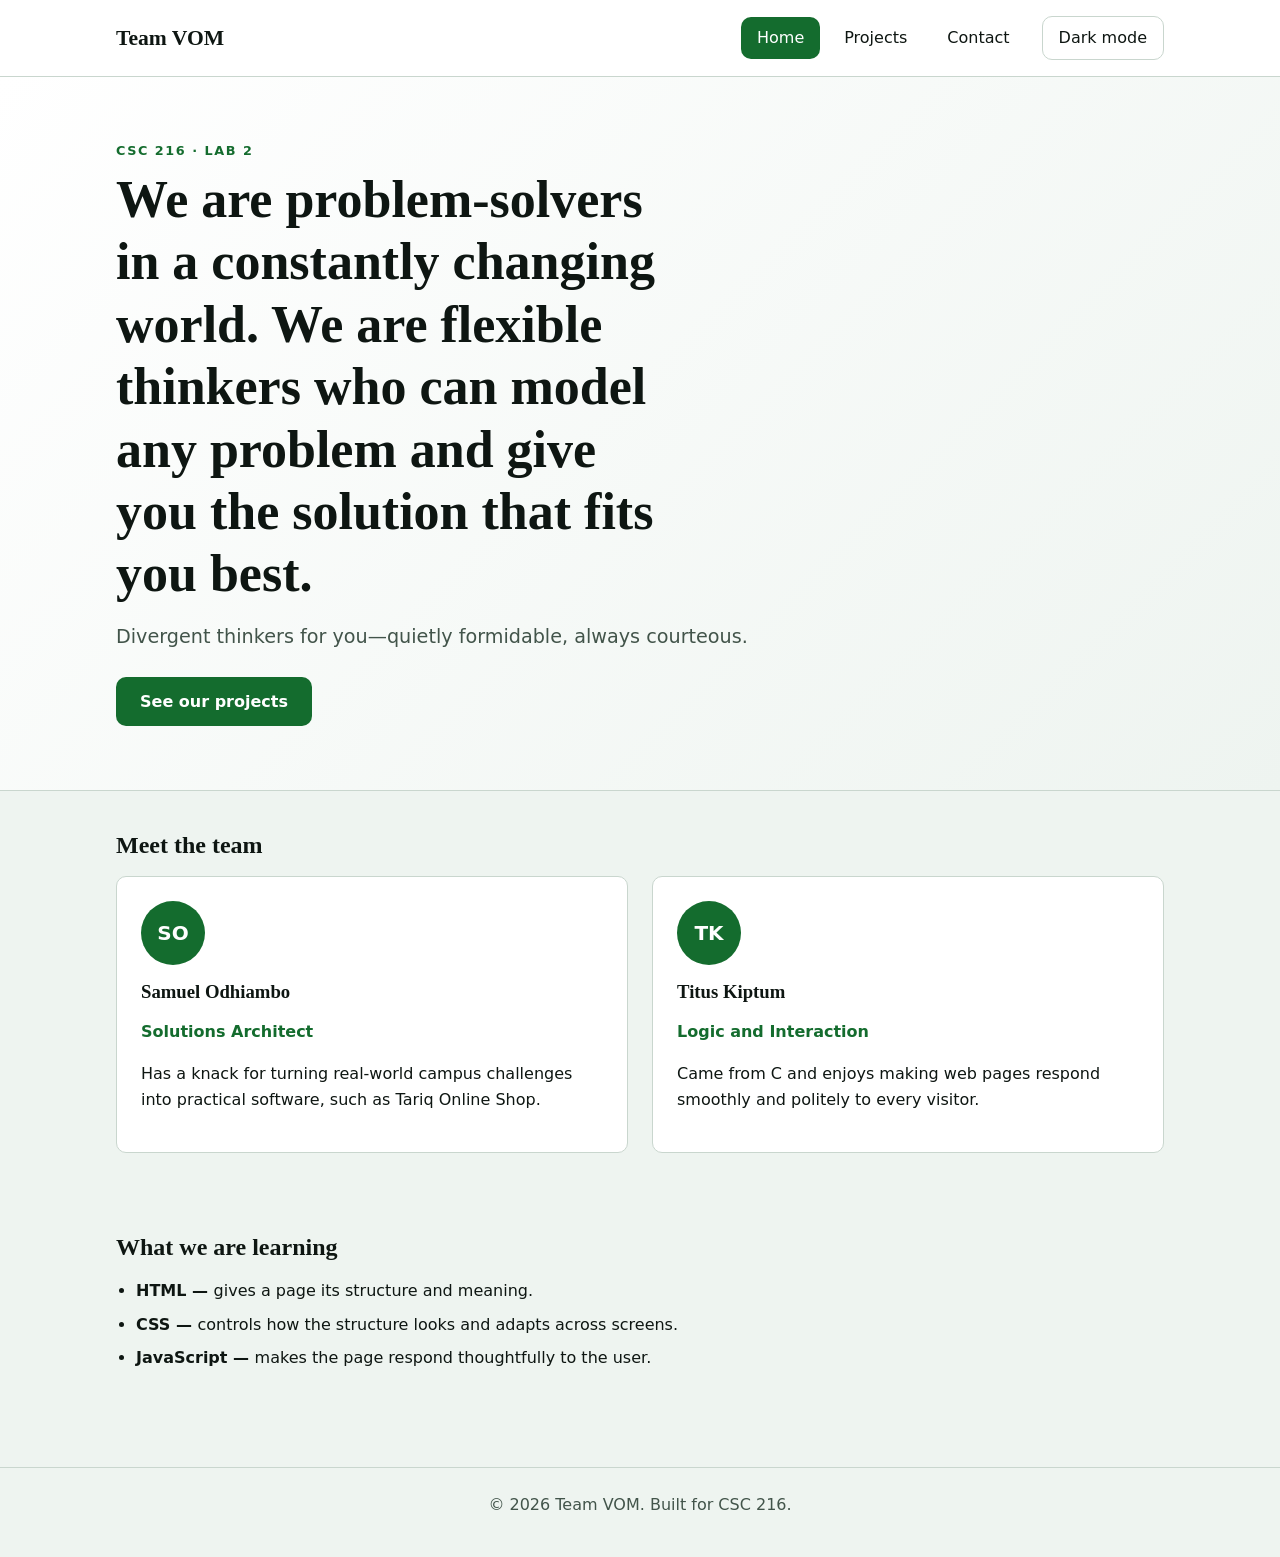
<file: index.html>
<!DOCTYPE html>
<html lang="en">
<head>
  <meta charset="UTF-8">
  <meta name="viewport" content="width=device-width, initial-scale=1.0">
  <meta name="description" content="Team VOM: a polite, adaptable CSC 216 web development pair.">
  <title>Home | Team VOM</title>
  <link rel="stylesheet" href="css/styles.css">
  <script src="js/script.js" defer></script>
</head>
<body>
  <a class="skip-link" href="#main">Skip to main content</a>

  <header class="site-header">
    <div class="container header-inner">
      <a class="logo" href="index.html">Team VOM</a>
      <button class="nav-toggle" type="button" aria-expanded="false" aria-controls="site-nav">Menu</button>
      <nav id="site-nav" class="site-nav" aria-label="Main">
        <ul>
          <li><a href="index.html" aria-current="page">Home</a></li>
          <li><a href="projects.html">Projects</a></li>
          <li><a href="contact.html">Contact</a></li>
        </ul>
      </nav>
      <button class="theme-toggle" type="button" aria-pressed="false">Dark mode</button>
    </div>
  </header>

  <main id="main">
    <section class="hero">
      <div class="container">
        <p class="eyebrow">CSC 216 · Lab 2</p>
        <h1>We are problem-solvers in a constantly changing world. We are flexible thinkers who can model any problem and give you the solution that fits you best.</h1>
        <p class="lead">Divergent thinkers for you—quietly formidable, always courteous.</p>
        <a class="button" href="projects.html">See our projects</a>
      </div>
    </section>

    <section class="section" aria-labelledby="team-heading">
      <div class="container">
        <h2 id="team-heading">Meet the team</h2>
        <div class="team-grid">
          <article class="card">
            <div class="avatar" aria-hidden="true">SO</div>
            <h3>Samuel Odhiambo</h3>
            <p class="role">Solutions Architect</p>
            <p>Has a knack for turning real-world campus challenges into practical software, such as Tariq Online Shop.</p>
          </article>
          <article class="card">
            <div class="avatar" aria-hidden="true">TK</div>
            <h3>Titus Kiptum</h3>
            <p class="role">Logic and Interaction</p>
            <p>Came from C and enjoys making web pages respond smoothly and politely to every visitor.</p>
          </article>
        </div>
      </div>
    </section>

    <section class="section" aria-labelledby="learning-heading">
      <div class="container">
        <h2 id="learning-heading">What we are learning</h2>
        <ul class="skill-list">
          <li><strong>HTML — </strong>gives a page its structure and meaning.</li>
          <li><strong>CSS — </strong>controls how the structure looks and adapts across screens.</li>
          <li><strong>JavaScript — </strong>makes the page respond thoughtfully to the user.</li>
        </ul>
      </div>
    </section>
  </main>

  <footer class="site-footer">
    <div class="container">
      <p>&copy; <span id="year">2026</span> Team VOM. Built for CSC 216.</p>
    </div>
  </footer>
</body>
</html>
</file>
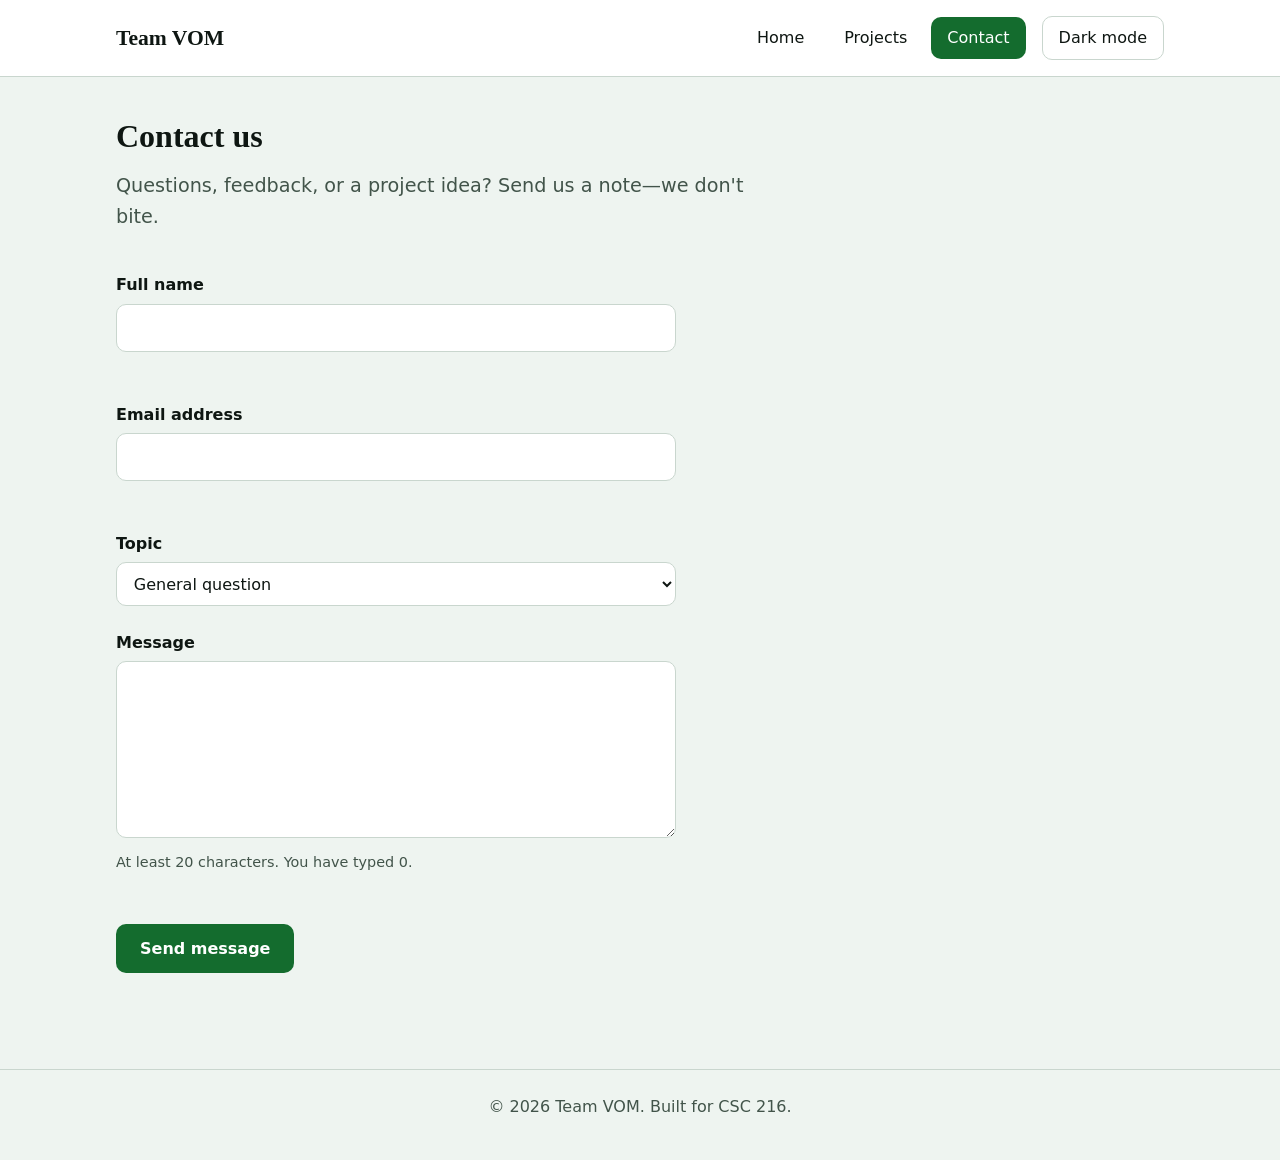
<file: contact.html>
<!DOCTYPE html>
<html lang="en">
<head>
  <meta charset="UTF-8">
  <meta name="viewport" content="width=device-width, initial-scale=1.0">
  <meta name="description" content="Send a polite message to Team VOM.">
  <title>Contact | Team VOM</title>
  <link rel="stylesheet" href="css/styles.css">
  <script src="js/script.js" defer></script>
</head>
<body>
  <a class="skip-link" href="#main">Skip to main content</a>

  <header class="site-header">
    <div class="container header-inner">
      <a class="logo" href="index.html">Team VOM</a>
      <button class="nav-toggle" type="button" aria-expanded="false" aria-controls="site-nav">Menu</button>
      <nav id="site-nav" class="site-nav" aria-label="Main">
        <ul>
          <li><a href="index.html">Home</a></li>
          <li><a href="projects.html">Projects</a></li>
          <li><a href="contact.html" aria-current="page">Contact</a></li>
        </ul>
      </nav>
      <button class="theme-toggle" type="button" aria-pressed="false">Dark mode</button>
    </div>
  </header>

  <main id="main" class="container">
    <header class="page-header">
      <h1>Contact us</h1>
      <p class="lead">Questions, feedback, or a project idea? Send us a note—we don't bite.</p>
    </header>

    <form id="contact-form" class="contact-form" novalidate>
      <div class="field">
        <label for="name">Full name</label>
        <input type="text" id="name" name="name" autocomplete="name" required aria-describedby="name-error">
        <p class="error" id="name-error"></p>
      </div>

      <div class="field">
        <label for="email">Email address</label>
        <input type="email" id="email" name="email" autocomplete="email" required aria-describedby="email-error">
        <p class="error" id="email-error"></p>
      </div>

      <div class="field">
        <label for="topic">Topic</label>
        <select id="topic" name="topic">
          <option value="general">General question</option>
          <option value="collaboration">Collaboration</option>
          <option value="feedback">Feedback on our site</option>
        </select>
      </div>

      <div class="field">
        <label for="message">Message</label>
        <textarea id="message" name="message" rows="6" required minlength="20" aria-describedby="message-hint message-error"></textarea>
        <p class="hint" id="message-hint">At least 20 characters. You have typed <span id="char-count">0</span>.</p>
        <p class="error" id="message-error"></p>
      </div>

      <button class="button" type="submit">Send message</button>
      <p id="form-status" class="form-status" role="status"></p>
    </form>
  </main>

  <footer class="site-footer">
    <div class="container">
      <p>&copy; <span id="year">2026</span> Team VOM. Built for CSC 216.</p>
    </div>
  </footer>
</body>
</html>
</file>
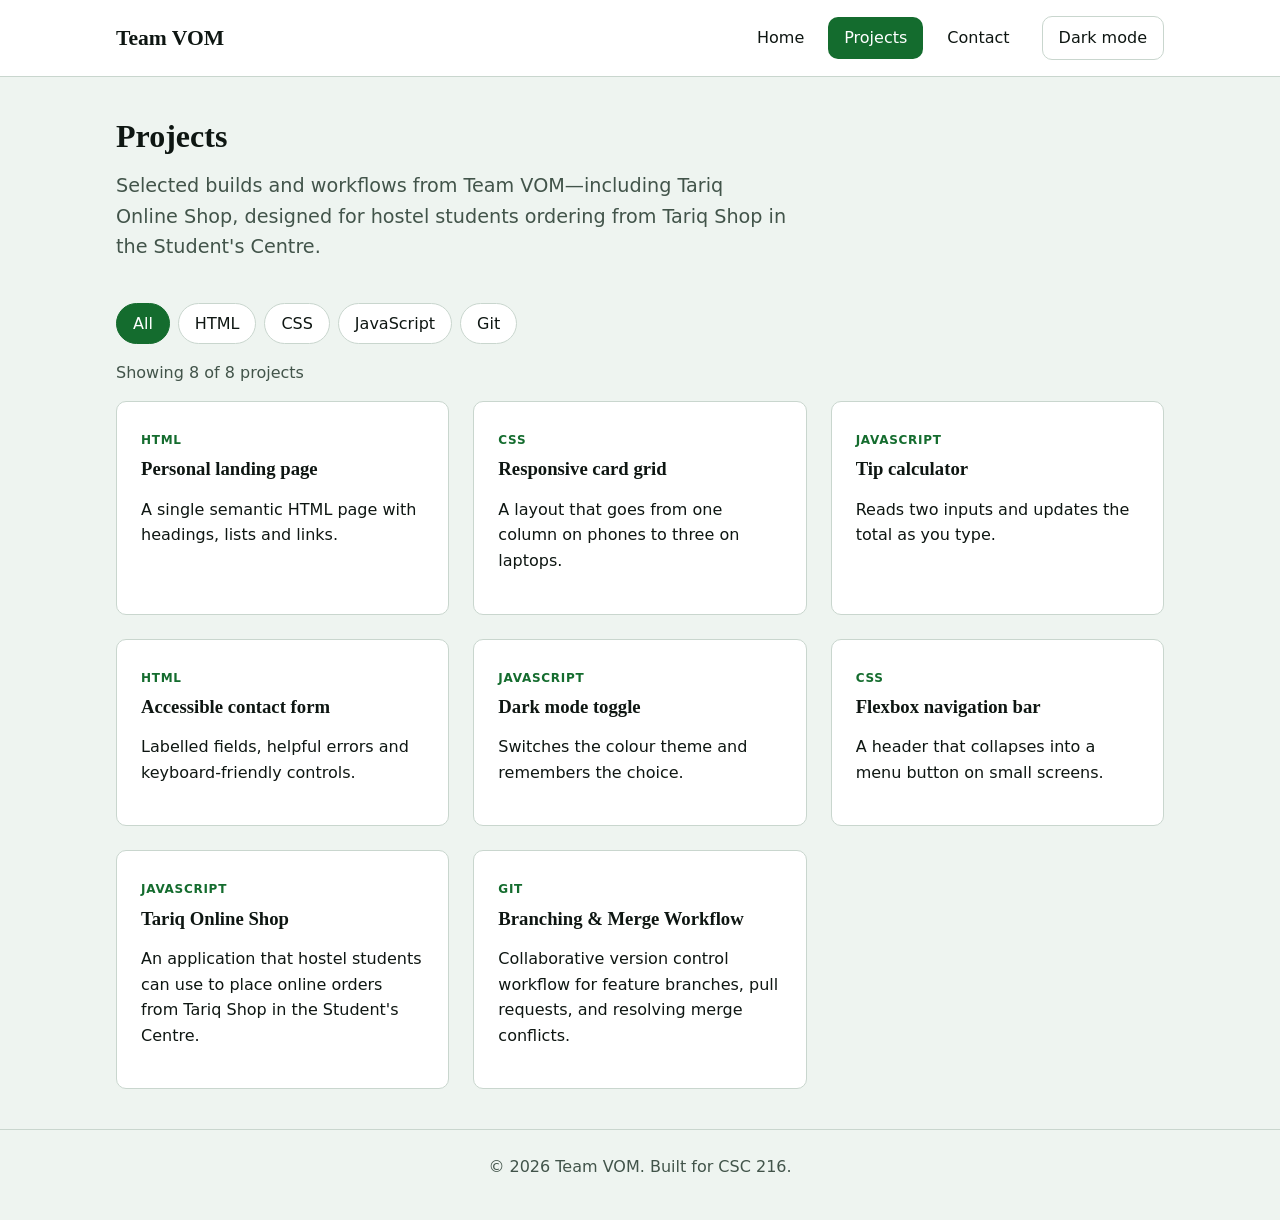
<file: projects.html>
<!DOCTYPE html>
<html lang="en">
<head>
  <meta charset="UTF-8">
  <meta name="viewport" content="width=device-width, initial-scale=1.0">
  <meta name="description" content="Projects built by Team VOM for CSC 216.">
  <title>Projects | Team VOM</title>
  <link rel="stylesheet" href="css/styles.css">
  <script src="js/script.js" defer></script>
</head>
<body>
  <a class="skip-link" href="#main">Skip to main content</a>

  <header class="site-header">
    <div class="container header-inner">
      <a class="logo" href="index.html">Team VOM</a>
      <button class="nav-toggle" type="button" aria-expanded="false" aria-controls="site-nav">Menu</button>
      <nav id="site-nav" class="site-nav" aria-label="Main">
        <ul>
          <li><a href="index.html">Home</a></li>
          <li><a href="projects.html" aria-current="page">Projects</a></li>
          <li><a href="contact.html">Contact</a></li>
        </ul>
      </nav>
      <button class="theme-toggle" type="button" aria-pressed="false">Dark mode</button>
    </div>
  </header>

  <main id="main" class="container">
    <header class="page-header">
      <h1>Projects</h1>
      <p class="lead">Selected builds and workflows from Team VOM—including Tariq Online Shop, designed for hostel students ordering from Tariq Shop in the Student's Centre.</p>
    </header>

    <div class="filters" role="group" aria-label="Filter projects by category">
      <button class="filter-btn" type="button" data-filter="all" aria-pressed="true">All</button>
      <button class="filter-btn" type="button" data-filter="html" aria-pressed="false">HTML</button>
      <button class="filter-btn" type="button" data-filter="css" aria-pressed="false">CSS</button>
      <button class="filter-btn" type="button" data-filter="js" aria-pressed="false">JavaScript</button>
      <button class="filter-btn" type="button" data-filter="git" aria-pressed="false">Git</button>
    </div>

    <p id="project-count" class="project-count" role="status"></p>
    <div id="project-list" class="project-grid"></div>
  </main>

  <footer class="site-footer">
    <div class="container">
      <p>&copy; <span id="year">2026</span> Team VOM. Built for CSC 216.</p>
    </div>
  </footer>
</body>
</html>
</file>
<file: css/styles.css>
/* =====================================================
   Team website stylesheet (CSC 216, Lab 2)
   One file styles every page on the site.
   Vibe: Eerie Pluto-inspired shadows & neon greens, kept polite and accessible.
   ===================================================== */

/* ---------- 1. Design tokens ---------- */
:root {
  --color-bg: #eef4f0;
  --color-surface: #ffffff;
  --color-text: #0e1612;
  --color-muted: #42544a;
  --color-primary: #146c2e;
  --color-primary-dark: #0c471e;
  --color-on-primary: #ffffff;
  --color-border: #c9d6ce;
  --color-error: #a61b1b;
  --color-success: #146c2e;
  --font-body: system-ui, -apple-system, "Segoe UI", Roboto, Arial, sans-serif;
  --font-heading: Georgia, "Times New Roman", serif;
  --space-1: 0.5rem;
  --space-2: 1rem;
  --space-3: 1.5rem;
  --space-4: 2.5rem;
  --space-5: 4rem;
  --radius: 10px;
  --max-width: 1080px;
}

body.dark {
  --color-bg: #070b09;
  --color-surface: #0f1713;
  --color-text: #e7f3ec;
  --color-muted: #9eb3a7;
  --color-primary: #47dc76;
  --color-primary-dark: #7ef0a1;
  --color-on-primary: #06130a;
  --color-border: #203027;
  --color-error: #ff8a80;
  --color-success: #47dc76;
  color-scheme: dark;
}

/* ---------- 2. Base and reset ---------- */
*, *::before, *::after {
  box-sizing: border-box;
}

body {
  margin: 0;
  font-family: var(--font-body);
  font-size: 1rem;
  line-height: 1.6;
  color: var(--color-text);
  background-color: var(--color-bg);
  transition: background-color 0.3s ease, color 0.3s ease;
}

h1, h2, h3 {
  font-family: var(--font-heading);
  line-height: 1.2;
  margin: 0 0 var(--space-2);
}

p {
  margin: 0 0 var(--space-2);
}

a {
  color: var(--color-primary);
}

a:hover {
  color: var(--color-primary-dark);
}

img {
  max-width: 100%;
  display: block;
}

:focus-visible {
  outline: 3px solid var(--color-primary);
  outline-offset: 3px;
}

/* ---------- 3. Layout helpers ---------- */
.container {
  width: 100%;
  max-width: var(--max-width);
  margin-inline: auto;
  padding-inline: var(--space-2);
}

.section {
  padding-block: var(--space-4);
}

.skip-link {
  position: absolute;
  top: -4rem;
  left: var(--space-2);
  z-index: 100;
  padding: var(--space-1) var(--space-2);
  border-radius: var(--radius);
  background-color: var(--color-primary);
  color: var(--color-on-primary);
}

.skip-link:focus {
  top: var(--space-2);
}

/* ---------- 4. Header and navigation ---------- */
.site-header {
  position: sticky;
  top: 0;
  z-index: 10;
  background-color: var(--color-surface);
  border-bottom: 1px solid var(--color-border);
}

.header-inner {
  display: flex;
  flex-wrap: wrap;
  align-items: center;
  gap: var(--space-2);
  padding-block: var(--space-2);
}

.logo {
  margin-right: auto;
  font-family: var(--font-heading);
  font-size: 1.35rem;
  font-weight: 700;
  color: var(--color-text);
  text-decoration: none;
}

.site-nav ul {
  display: flex;
  gap: var(--space-1);
  margin: 0;
  padding: 0;
  list-style: none;
}

.site-nav a {
  display: block;
  padding: var(--space-1) var(--space-2);
  border-radius: var(--radius);
  color: var(--color-text);
  font-weight: 500;
  text-decoration: none;
}

.site-nav a:hover {
  background-color: var(--color-bg);
}

.site-nav a[aria-current="page"] {
  background-color: var(--color-primary);
  color: var(--color-on-primary);
}

.nav-toggle,
.theme-toggle {
  padding: var(--space-1) var(--space-2);
  border: 1px solid var(--color-border);
  border-radius: var(--radius);
  background-color: transparent;
  color: var(--color-text);
  font: inherit;
  cursor: pointer;
}

.theme-toggle[aria-pressed="true"] {
  border-color: var(--color-primary);
  color: var(--color-primary);
}

.nav-toggle {
  display: none;
}

/* ---------- 5. Buttons and hero ---------- */
.button {
  display: inline-block;
  padding: 0.75rem 1.5rem;
  border: none;
  border-radius: var(--radius);
  background-color: var(--color-primary);
  color: var(--color-on-primary);
  font: inherit;
  font-weight: 600;
  text-decoration: none;
  cursor: pointer;
  transition: background-color 0.2s ease, transform 0.2s ease;
}

.button:hover {
  background-color: var(--color-primary-dark);
  color: var(--color-on-primary);
  transform: translateY(-2px);
}

.hero {
  padding-block: var(--space-5);
  background: linear-gradient(135deg, var(--color-surface), var(--color-bg));
  border-bottom: 1px solid var(--color-border);
}

.hero h1 {
  max-width: 22ch;
  font-size: clamp(2rem, 5vw, 3.25rem);
}

.eyebrow {
  margin-bottom: var(--space-1);
  color: var(--color-primary);
  font-size: 0.8rem;
  font-weight: 700;
  letter-spacing: 0.12em;
  text-transform: uppercase;
}

.lead {
  max-width: 55ch;
  margin-bottom: var(--space-3);
  color: var(--color-muted);
  font-size: 1.2rem;
}

.page-header {
  padding-block: var(--space-4) var(--space-2);
}

/* ---------- 6. Cards and grids ---------- */
.team-grid,
.project-grid {
  display: grid;
  grid-template-columns: repeat(auto-fit, minmax(260px, 1fr));
  gap: var(--space-3);
}

.card {
  padding: var(--space-3);
  border: 1px solid var(--color-border);
  border-radius: var(--radius);
  background-color: var(--color-surface);
}

.avatar {
  display: grid;
  place-items: center;
  width: 64px;
  height: 64px;
  margin-bottom: var(--space-2);
  border-radius: 50%;
  background-color: var(--color-primary);
  color: var(--color-on-primary);
  font-size: 1.25rem;
  font-weight: 700;
}

.role {
  color: var(--color-primary);
  font-weight: 600;
}

.skill-list {
  padding-left: 1.25rem;
}

.skill-list li {
  margin-bottom: var(--space-1);
}

/* ---------- 7. Projects page ---------- */
.filters {
  display: flex;
  flex-wrap: wrap;
  gap: var(--space-1);
  margin-bottom: var(--space-2);
}

.filter-btn {
  padding: 0.4rem 1rem;
  border: 1px solid var(--color-border);
  border-radius: 999px;
  background-color: var(--color-surface);
  color: var(--color-text);
  font: inherit;
  cursor: pointer;
}

.filter-btn[aria-pressed="true"] {
  border-color: var(--color-primary);
  background-color: var(--color-primary);
  color: var(--color-on-primary);
}

.project-count {
  color: var(--color-muted);
}

.tag {
  display: inline-block;
  margin-bottom: var(--space-1);
  color: var(--color-primary);
  font-size: 0.75rem;
  font-weight: 700;
  letter-spacing: 0.06em;
  text-transform: uppercase;
}

/* ---------- 8. Contact form ---------- */
.contact-form {
  max-width: 560px;
  padding-bottom: var(--space-4);
}

.field {
  margin-bottom: var(--space-3);
}

label {
  display: block;
  margin-bottom: 0.35rem;
  font-weight: 600;
}

input,
select,
textarea {
  width: 100%;
  padding: 0.65rem 0.8rem;
  border: 1px solid var(--color-border);
  border-radius: var(--radius);
  background-color: var(--color-surface);
  color: var(--color-text);
  font: inherit;
}

input:focus,
select:focus,
textarea:focus {
  border-color: var(--color-primary);
}

input[aria-invalid="true"],
textarea[aria-invalid="true"] {
  border-color: var(--color-error);
}

.hint,
.error {
  margin: 0.35rem 0 0;
  font-size: 0.9rem;
}

.hint {
  color: var(--color-muted);
}

.error {
  min-height: 1.4em;
  color: var(--color-error);
}

.form-status {
  margin-top: var(--space-2);
  color: var(--color-success);
  font-weight: 600;
}

/* ---------- 9. Footer ---------- */
.site-footer {
  margin-top: var(--space-4);
  padding-block: var(--space-3);
  border-top: 1px solid var(--color-border);
  color: var(--color-muted);
  text-align: center;
}

/* ---------- 10. Small screens ---------- */
@media (max-width: 700px) {
  .nav-toggle {
    display: inline-block;
  }
  .site-nav {
    display: none;
    order: 3;
    width: 100%;
  }
  .site-nav.open {
    display: block;
  }
  .site-nav ul {
    flex-direction: column;
  }
  .section {
    padding-block: var(--space-3);
  }
}

/* ---------- 11. Respect reduced-motion preferences ---------- */
@media (prefers-reduced-motion: reduce) {
  *,
  *::before,
  *::after {
    transition: none !important;
  }
}
</file>
